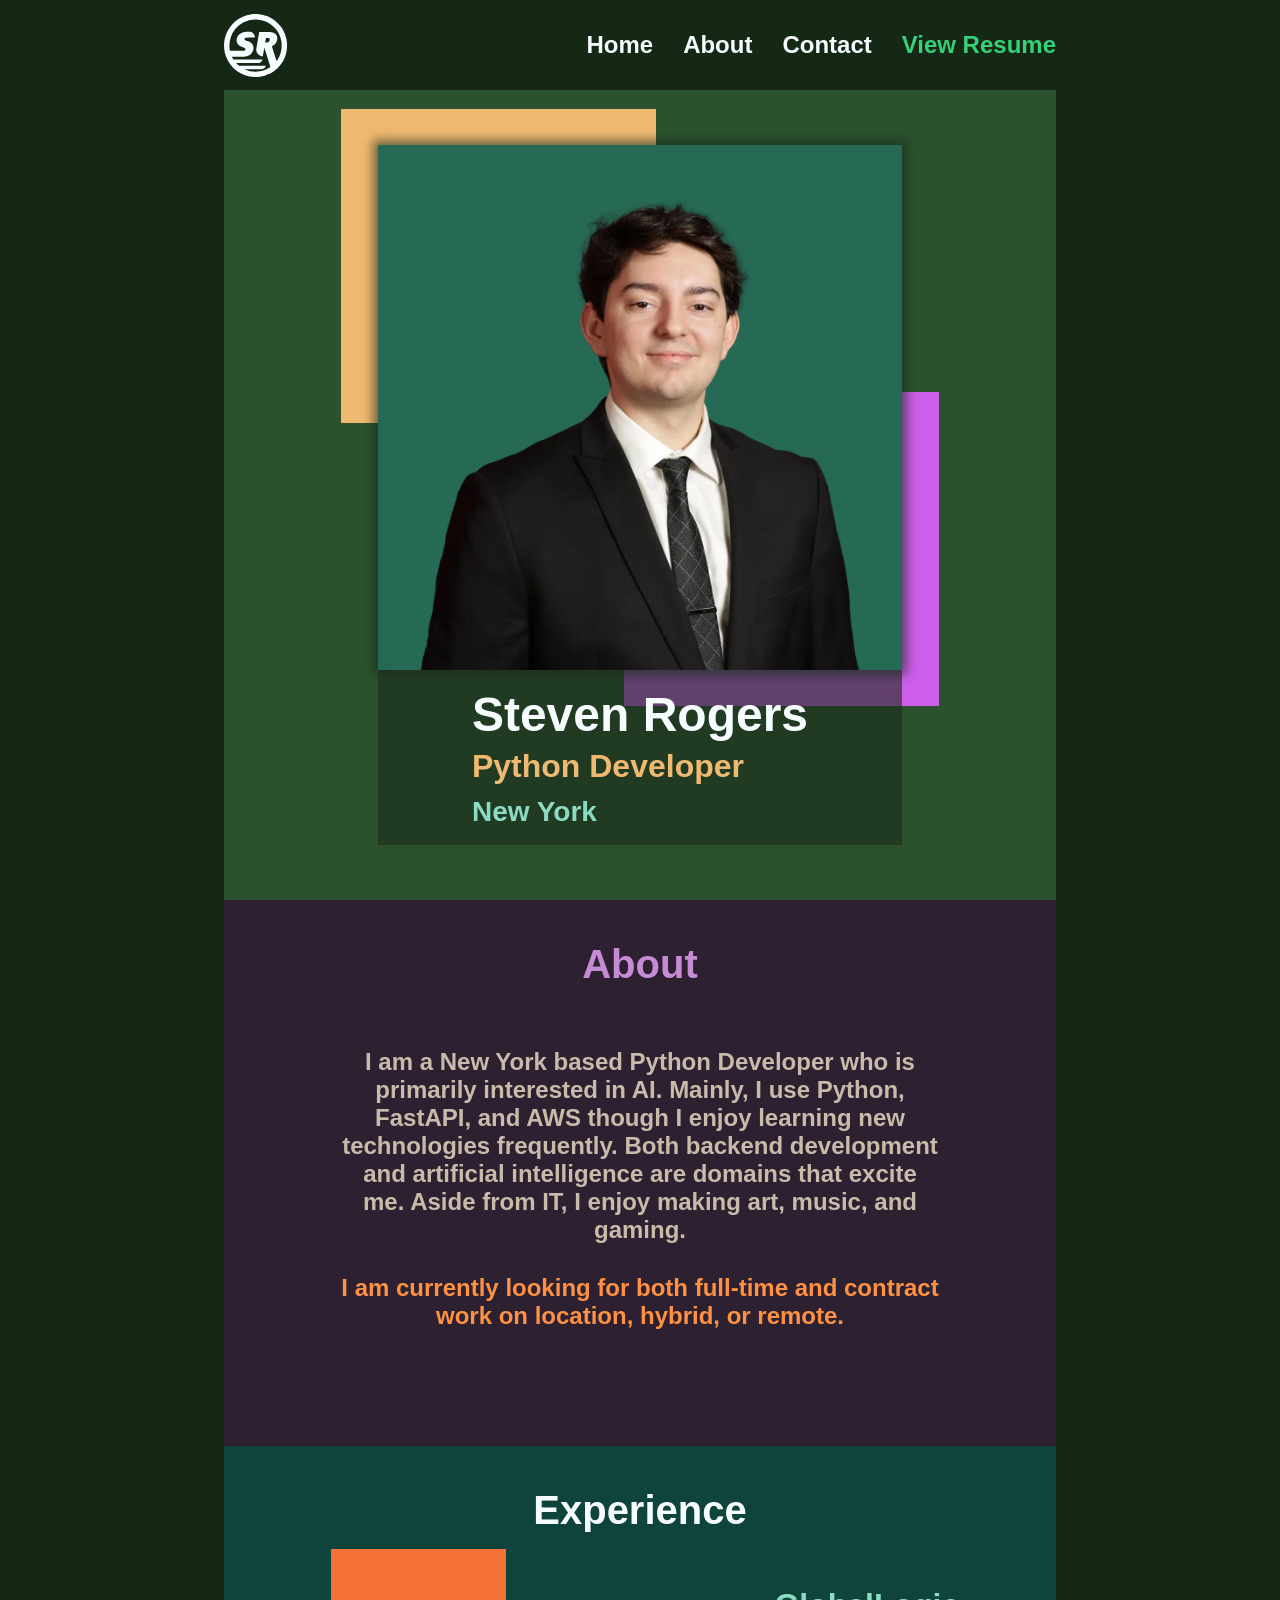
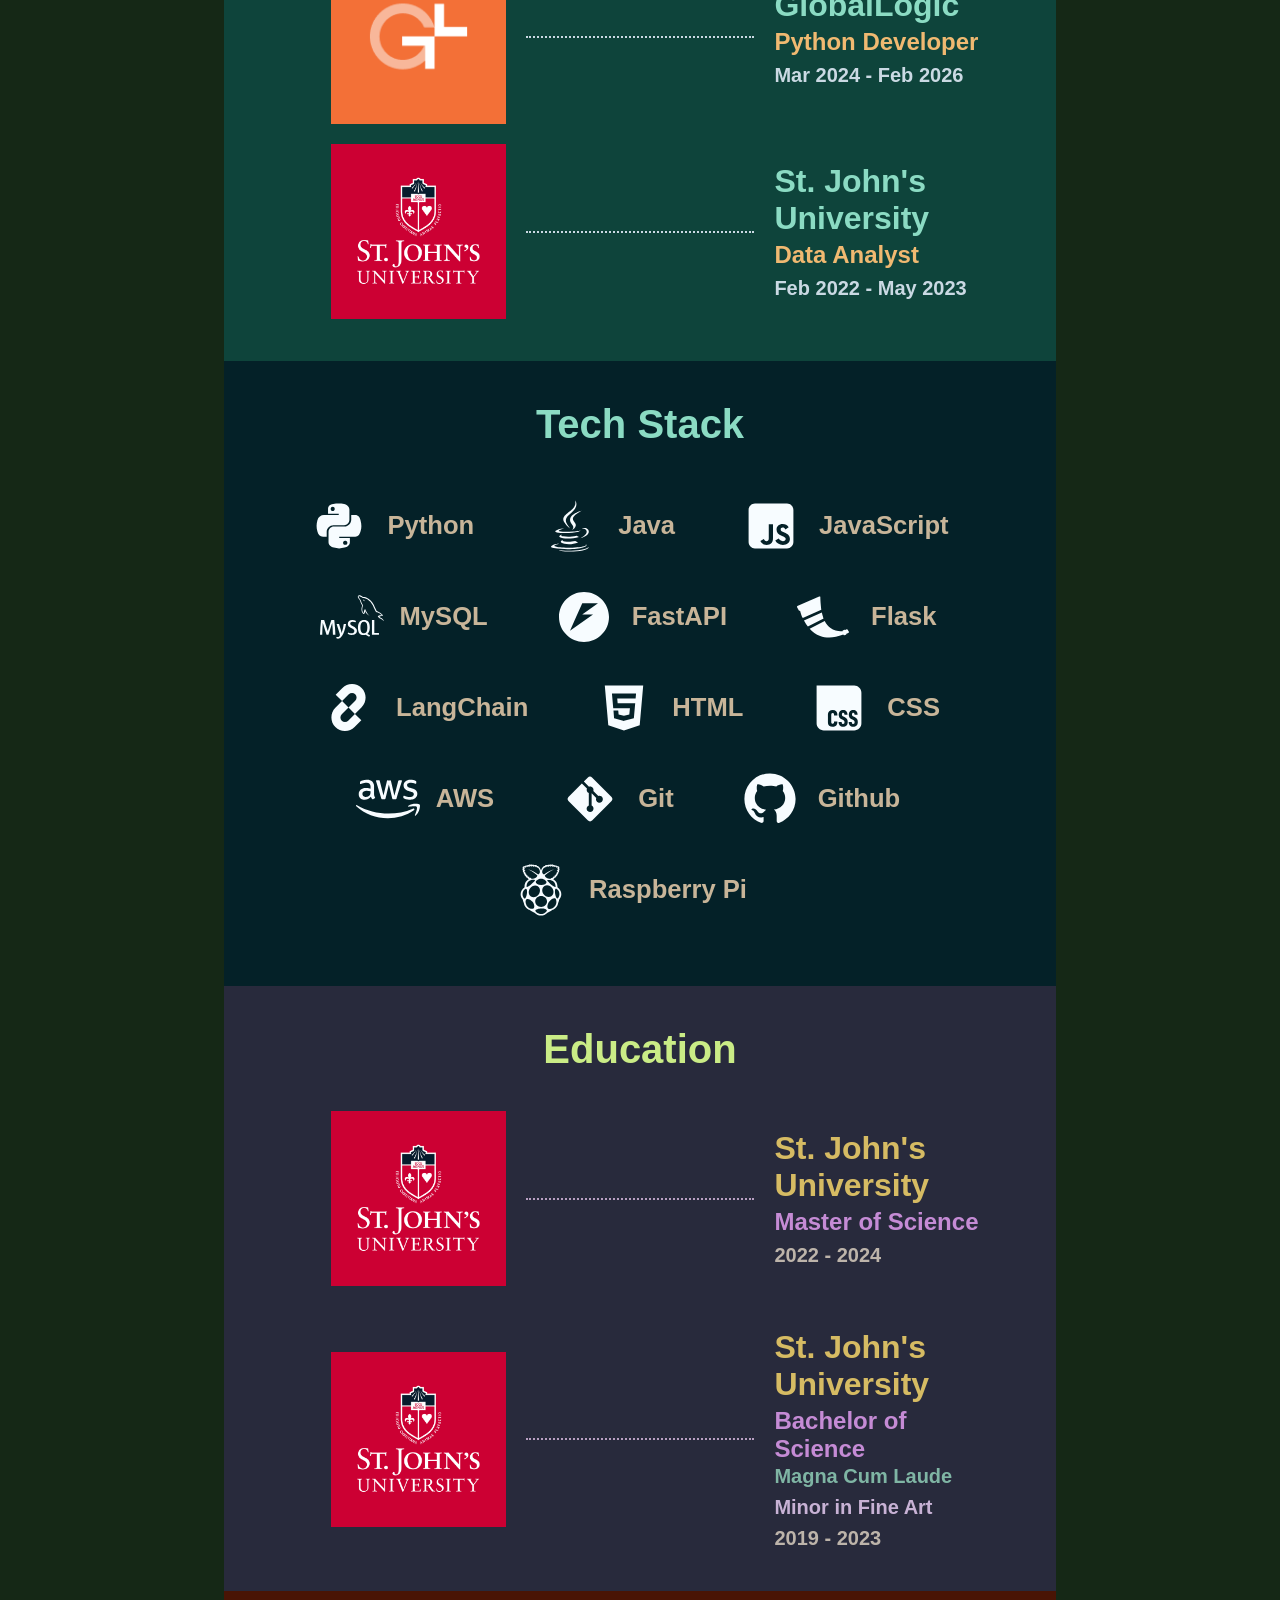
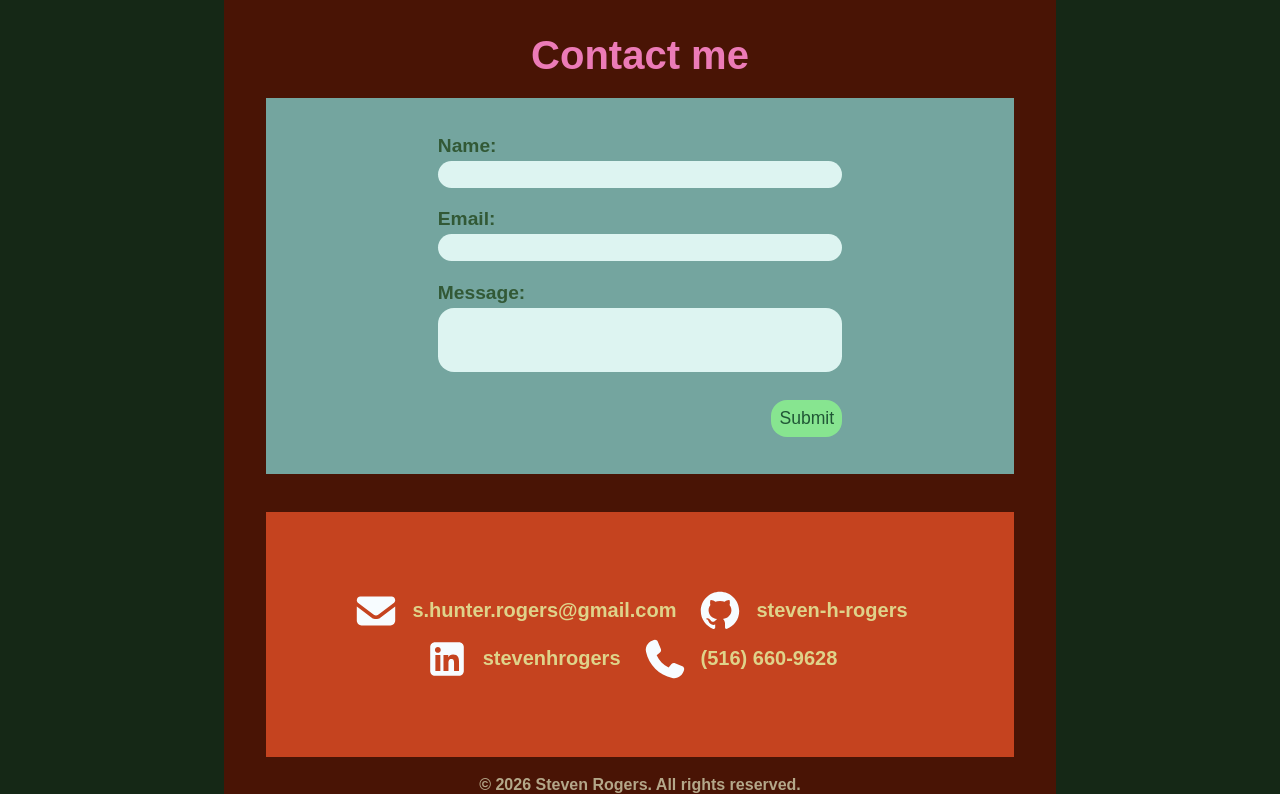
<file: index.html>
<!doctype html>
<html lang="en">
  <head>
    <!-- ?consider preloading images that are in the initial viewport -->
    <meta charset="UTF-8" />
    <!-- <meta name="viewport" content="width=device-width, initial-scale=1.0" /> -->
    <meta
      name="viewport"
      content="width=device-width, initial-scale=1, minimum-scale=1"
    />

    <title>Steven Rogers Portfolio</title>
    <link rel="stylesheet" href="style.css" />
    <link
      rel="shortcut icon"
      href="imgs/personal_imgs/Slogo_white.svg"
      type="image/x-icon"
    />
    <script src="script.js" defer></script>
  </head>
  <body>
    <nav>
      <img
        loading="eager"
        class="sr-logo"
        src="imgs/personal_imgs/Slogo_white.svg"
        alt="SR Logo"
      />
      <button class="bars-button">
        <img
          loading="eager"
          class="bars"
          id="bars-img"
          src="imgs/ui_symbols/bars-solid-full.svg"
          alt="Menu Bars"
        />
      </button>

      <div class="vertical-nav">
        <div class="nav-format-container">
          <ul class="list" id="mobile-nav-list">
            <li class="nav-item">
              <a class="nav-link" id="home-link" href="#">Home</a>
            </li>
            <li class="nav-item">
              <a class="nav-link" id="about-link" href="#about">About</a>
            </li>
            <!-- bring back once the section is complete -->
            <!-- <li class="nav-item">
              <a class="nav-link" id="projects-link" href="#">Projects</a>
            </li> -->
            <li class="nav-item">
              <a class="nav-link" id="contact-link" href="#contact">Contact</a>
            </li>
            <li class="nav-item">
              <a
                class="nav-link"
                id="download-resume-link"
                href="resume/StevenRogers_Resume_10-05-2026.pdf"
                target="_blank"
                rel="noopener noreferrer"
                >View Resume</a
              >
            </li>
          </ul>
        </div>
      </div>
    </nav>
    <div id="page-format-container">
      <!-- *INTRODUCTION SECTION -->
      <header class="hero">
        <section class="introduction">
          <div class="portrait-and-nameplate-container">
            <div id="portrait-container">
              <img
                loading="eager"
                class="portrait-img"
                src="imgs/personal_imgs/Headshot_AI_reduced_size.webp"
                alt="Headshot of Myself"
              />
            </div>
            <div class="personal-info">
              <div class="nameplate">
                <h2 id="name-text">Steven Rogers</h2>
                <p id="title-text">Python Developer</p>
                <p id="location-text">New York</p>
              </div>
            </div>
          </div>
        </section>
      </header>

      <!-- *ABOUT SECTION -->
      <section class="about half-section" id="about">
        <h2 class="section-title" id="about-title">About</h2>
        <div class="about-text">
          <p id="about-paragraph">
            I am a New York based Python Developer who is primarily interested
            in AI. Mainly, I use Python, FastAPI, and AWS though I enjoy
            learning new technologies frequently. Both backend development and
            artificial intelligence are domains that excite me. Aside from IT, I
            enjoy making art, music, and gaming.
          </p>
          <p id="work-statement">
            I am currently looking for both full-time and contract work on
            location, hybrid, or remote.
          </p>
        </div>
      </section>

      <!-- *EXPERIENCE SECTION -->
      <section class="experience half-section" id="experience">
        <h2 class="section-title" id="experience-title">Experience</h2>

        <div class="work-experience-grid">
          <!-- !consider changing this to be a 2 column grid where the first
           !column is a flex container with img and dash and the second has job info -->
          <img
            loading="lazy"
            class="experience-img align-right"
            id="gl-logo"
            src="imgs/work_logos/globallogicsquare.png"
            alt="GlobalLogic Logo"
          />
          <div class="dash" id="gl-dash"></div>
          <div class="job-details" id="gl-details">
            <h3 class="job-header">GlobalLogic</h3>
            <p class="job-title">Python Developer</p>
            <p class="date">Mar 2024 - Feb 2026</p>
          </div>

          <img
            loading="lazy"
            class="experience-img align-right"
            id="sju-logo"
            src="imgs/work_logos/stjohnsprofileHD.webp"
            alt="St. John's University Logo"
          />
          <div class="dash" id="sju-dash"></div>
          <div class="job-details" id="sju-details">
            <h3 class="job-header">St. John's University</h3>
            <p class="job-title">Data Analyst</p>
            <p class="date">Feb 2022 - May 2023</p>
          </div>
        </div>
      </section>

      <!-- *TECH STACK SECTION -->
      <section class="tech-stack half-section" id="tech-stack">
        <h2 class="section-title" id="tech-stack-title">Tech Stack</h2>
        <ul class="list tech-list">
          <li class="technology">
            <img
              loading="lazy"
              class="tech-imgs"
              id="python-logo"
              src="imgs/tech_logos/python-brands-solid-full.svg"
              alt="Python logo"
            />
            <span class="tech-stack-text"> Python </span>
          </li>
          <li class="technology">
            <img
              loading="lazy"
              class="tech-imgs"
              id="java-logo"
              src="imgs/tech_logos/java-brands-solid-full.svg"
              alt="Java Logo"
            />
            <span class="tech-stack-text"> Java </span>
          </li>
          <li class="technology">
            <img
              loading="lazy"
              class="tech-imgs"
              id="javascript-logo"
              src="imgs/tech_logos/square-js-brands-solid-full.svg"
              alt="JavaScript Logo"
            />
            <span class="tech-stack-text"> JavaScript </span>
          </li>
          <li class="technology">
            <img
              loading="lazy"
              class="tech-imgs"
              id="mysql-logo"
              src="imgs/tech_logos/mysql.svg"
              alt="MySQL Logo"
            />
            <span class="tech-stack-text"> MySQL </span>
          </li>
          <li class="technology">
            <img
              loading="lazy"
              class="tech-imgs simple-icons"
              id="fastapi-logo"
              src="imgs/tech_logos/fastapi.svg"
              alt="FastAPI Logo"
            />
            <span class="tech-stack-text"> FastAPI </span>
          </li>
          <li class="technology">
            <img
              loading="lazy"
              class="tech-imgs simple-icons"
              id="flask-logo"
              src="imgs/tech_logos/flask.svg"
              alt="Flask Logo"
            />
            <span class="tech-stack-text"> Flask </span>
          </li>
          <li class="technology">
            <img
              loading="lazy"
              class="tech-imgs simple-icons"
              id="langchain-logo"
              src="imgs/tech_logos/langchain.svg"
              alt="LangChain Logo"
            />
            <span class="tech-stack-text"> LangChain </span>
          </li>
          <li class="technology">
            <img
              loading="lazy"
              class="tech-imgs"
              id="html-logo"
              src="imgs/tech_logos/html5-brands-solid-full.svg"
              alt="HTML5 Logo"
            />
            <span class="tech-stack-text"> HTML </span>
          </li>
          <li class="technology">
            <img
              loading="lazy"
              class="tech-imgs"
              id="css-logo"
              src="imgs/tech_logos/css-brands-solid-full.svg"
              alt="CSS Logo"
            />
            <span class="tech-stack-text"> CSS </span>
          </li>
          <li class="technology">
            <img
              loading="lazy"
              class="tech-imgs"
              id="aws-logo"
              src="imgs/tech_logos/aws-brands-solid-full.svg"
              alt="AWS Logo"
            />
            <span class="tech-stack-text"> AWS </span>
          </li>
          <li class="technology">
            <img
              loading="lazy"
              class="tech-imgs"
              id="git-logo"
              src="imgs/tech_logos/git-alt-brands-solid-full.svg"
              alt="Git Logo"
            />
            <span class="tech-stack-text"> Git </span>
          </li>
          <li class="technology">
            <img
              loading="lazy"
              class="tech-imgs"
              id="github-logo"
              src="imgs/tech_logos/github-brands-solid-full.svg"
              alt="Github Logo"
            />
            <span class="tech-stack-text"> Github </span>
          </li>
          <li class="technology">
            <img
              loading="lazy"
              class="tech-imgs"
              id="raspberry-pi-logo"
              src="imgs/tech_logos/raspberry-pi-brands-solid-full.svg"
              alt="Raspberry Pi Logo"
            />
            <span class="tech-stack-text"> Raspberry Pi </span>
          </li>
        </ul>
      </section>

      <!-- *EDUCATION SECTION -->
      <section class="education half-section" id="education">
        <h2 class="section-title" id="education-title">Education</h2>
        <!-- ! Consider making this a 3x2 grid that is centered horizontally on the page using margin auto -->
        <div class="education-grid">
          <img
            loading="lazy"
            class="education-img align-right"
            id="masters-img"
            src="imgs/education_logos/stjohnsprofileHD.webp"
            alt="St. John's University Logo"
          />
          <div class="education-dash dash" id="masters-dash"></div>
          <div class="education-text" id="masters-text">
            <h3 class="education-header sju-header">St. John's University</h3>
            <p class="education-degree degree-title">Master of Science</p>
            <p class="education-date date">2022 - 2024</p>
          </div>

          <img
            loading="lazy"
            class="education-img align-right"
            id="bachelors-img"
            src="imgs/education_logos/stjohnsprofileHD.webp"
            alt="St. John's University Logo"
          />
          <div class="education-dash dash" id="bachelors-dash"></div>
          <div class="education-text" id="bachelors-text">
            <h3 class="education-header sju-header">St. John's University</h3>
            <p class="education-degree degree-title">Bachelor of Science</p>
            <p id="magna">Magna Cum Laude</p>
            <p id="minor">Minor in Fine Art</p>
            <p class="education-date date">2019 - 2023</p>
          </div>
        </div>
      </section>

      <!-- *CONTACT SECTION -->
      <footer class="half-section">
        <!-- add a form here that's linked to lambda -->
        <section class="contact half-section" id="contact">
          <h2 class="section-title" id="contact-title">Contact me</h2>

          <div class="contact-form-container">
            <!-- contact form -->
            <form id="contact-form">
              <div class="name-group form-group">
                <label for="name-input">Name:</label>
                <input
                  type="text"
                  id="name-input"
                  name="name"
                  autocomplete="name"
                  required
                />
              </div>

              <div class="email-group form-group">
                <label for="email-input">Email:</label>
                <input
                  type="email"
                  id="email-input"
                  name="email"
                  autocomplete="email"
                  required
                />
              </div>

              <div class="message-group form-group">
                <label for="message-input">Message:</label>
                <textarea name="message" id="message-input" required></textarea>
                <!-- <input type="text" id="message-input" name="message" required /> -->
              </div>

              <button class="form-submit-button" type="submit">Submit</button>
            </form>
          </div>

          <div class="contact-info-container">
            <div class="contact-group" id="email-group">
              <img
                src="imgs/contact_logos/envelope-solid-full.svg"
                alt="Email logo"
                class="contact-img"
                id="email-img"
              />
              <a
                href="mailto:s.hunter.rogers@gmail.com"
                class="contact-link"
                id="email-link"
                >s.hunter.rogers@gmail.com</a
              >
            </div>
            <div class="contact-group" id="github-group">
              <img
                src="imgs/contact_logos/github-brands-solid-full.svg"
                alt="Github Logo"
                class="contact-img"
                id="github-img"
              />
              <a
                href="https://github.com/steven-h-rogers"
                target="_blank"
                class="contact-link"
                id="github-link"
                >steven-h-rogers</a
              >
            </div>
            <div class="contact-group" id="linkedin-group">
              <img
                src="imgs/contact_logos/square-linkedin-brands-solid-full.svg"
                alt="LinkedIn Logo"
                class="contact-img"
                id="linkedin-img"
              />
              <a
                href="https://www.linkedin.com/in/stevenhrogers"
                target="_blank"
                class="contact-link"
                id="linkedin-link"
                >stevenhrogers</a
              >
            </div>
            <div class="contact-group" id="phone-group">
              <img
                src="imgs/contact_logos/phone-solid-full.svg"
                alt="Phone Logo"
                class="contact-img"
                id="phone-img"
              />
              <a href="tel:+15166609628" class="contact-link" id="phone-link"
                >(516) 660-9628</a
              >
            </div>
          </div>
        </section>
      </footer>
    </div>
  </body>
</html>
</file>
<file: style.css>
/* start new styling */
* {
  margin: 0;
  padding: 0;
  box-sizing: border-box;
  font-family: Helvetica;
}
body {
  background-color: #152816;
  font-weight: bold;
  min-width: none;
}

section {
  /* display: flex; */
  padding: 5% 5%;
  min-height: 90dvh;
  z-index: 0;
  /* margin-bottom: 10%; */
}

section.half-section {
  min-height: 45dvh;
}

section.quarter-section {
  min-height: 22.5dvh;
}

/* footer {
  height: 25vh;
} */

img {
  pointer-events: none;
  user-select: none;
}

.copyright {
  margin-top: 2.5%;
  font-size: 1rem;
  justify-self: end;
  bottom: 0;
  margin-left: auto;
  margin-right: auto;
  text-align: center;
  color: #b4a789;
}

.vertical-nav {
  display: none;
  /* display: flex; uncomment for debugging*/
  flex-direction: column;
  align-items: center;
  justify-content: center;
  text-align: center;
  font-size: clamp(1.5rem, 3vw, 2.5rem);
  padding: 10%;
  /* padding-top: 20dvh; */
  /* padding-bottom: 40dvh; */
  position: fixed;
  right: 0;
  top: 0;
  margin-top: 10dvh;
  width: clamp(100px, 70dvw, 70dvw);
  height: 90vh;
  background-color: #061807;
  z-index: 10000;
}

.nav-format-container {
  display: flex;
  flex-direction: column;
  justify-content: center;
  height: 65%;
  width: 100%;
}

#mobile-nav-list {
  display: flex;
  flex-direction: column;
  justify-content: space-around;

  min-width: 100%;
  height: 100%;
  padding: 0;
}

#mobile-nav-list .nav-item a {
  min-width: 100%;
  width: 100px;
  min-height: 55px;
  display: block;
  border-bottom: solid 2px #0e443b;
}

.list {
  list-style: none;
  padding: 1% 0;
}

.section-title {
  font-size: clamp(2rem, 5vw, 2.5rem);
  font-weight: 900;
  margin-bottom: 1.5rem;
}

.hero {
  height: 90dvh;

  display: flex;
  flex-direction: column;
}

#page-format-container {
  margin-left: auto;
  margin-right: auto;
  margin-top: 10dvh;
  display: grid;
  min-width: 300px;
  grid-template-columns: minmax(300px, 1fr);
  grid-auto-rows: minmax(100px, auto);

  /* ! should leave this commented out to promote mobile-first development
  but can uncomment to show desktop format */
  /* width: 85vw; */
}

nav {
  position: fixed;
  top: 0;
  left: 0;
  right: 0;
  margin: auto;
  display: flex;
  justify-content: center;
  align-items: center;
  flex-shrink: 0;
  flex-grow: 1;

  /* !should leave this commented out to promote mobile-first development
  but can uncomment to show desktop format */
  /* width: 85vw; */
  height: 10dvh;

  /* font-size: clamp(0.7rem, 2vw, 1.5rem); */

  /* padding: 2%; */
  background-color: #152816;
  z-index: 1000;
}

.sr-logo {
  display: flex;
  flex-shrink: 1;
  /* justify-self: center; */
  /* flex-grow: 1; */
  /* aspect-ratio: 1/1; */
  pointer-events: all;
  max-height: 7dvh;
}

.bars-button img {
  pointer-events: auto;
}

#bars-img {
  height: 70%;
  width: 70%;
}

.bars-button {
  position: absolute;
  /* margin-left: auto; */
  right: 5svw;
  justify-content: center;
  align-items: center;
  display: flex;
  flex-shrink: 1;
  flex-grow: 0;
  width: 66px;
  height: 66px;
  background: none;
  border: none;
  z-index: 20000;
  pointer-events: auto;

  cursor: pointer;

  touch-action: none;
  -webkit-tap-highlight-color: transparent;
}

/* .bars-button:hover .bars {
  background-color: purple;
  cursor: pointer;
} */

#nav-list {
  display: flex;
  flex-grow: 1;
  flex-shrink: 1;
  justify-content: center;
  align-items: center;
  /* width: 85vw; */

  gap: 4%;
}

.nav-item {
  /* flex-shrink: 0; */
}

.nav-item a {
  text-decoration: none;
}
.nav-item a:link,
.nav-item a:visited {
  color: #f7fcff;
}

.nav-item a:hover {
  color: #f0b971;
}

.nav-item a:active {
  color: #ce5fec;
}

#download-resume-link {
  color: #36d079;
}

#download-resume-link:hover {
  color: #54f097;
}

#download-resume-link:active {
  color: #ce5fec;
}

.introduction {
  display: flex;
  flex-shrink: 1;
  flex-direction: column;
  margin: auto 0;
  justify-content: center;
  align-items: center;

  padding: 2%;
  position: relative;
  min-height: 0;
  height: 100%;
  background-color: #2b522d;
  /* overflow: hidden; */
  z-index: 0;
}

.portrait-and-nameplate-container {
  display: flex;
  flex-direction: column;
  max-width: 90%;
  max-height: 90%;
}

#portrait-container {
  position: relative;
  display: flex;
  flex-direction: column;
  justify-content: flex-end;
  align-items: center;
  max-height: 75%;
  /* width: 100%; */
  /* min-width: none; */
  /* max-width: 50%; */
  aspect-ratio: 1/1;
  background-color: #266a56;
  box-shadow: 0px 0px 10px 5px #1b2c1c99;
  /* margin-bottom: 10%; */
  /* width: min(50vw, 60vh); */
  /* z-index: 2; */
}

#portrait-container::before {
  content: "";
  position: absolute;
  top: -7%;
  left: -7%;
  background-color: #f0b971;
  height: auto;
  width: 60%;
  aspect-ratio: 1/1;
  z-index: -1;
}

#portrait-container::after {
  content: "";
  position: absolute;
  bottom: -7%;
  right: -7%;
  background-color: #ce5fec;
  height: auto;
  width: 60%;
  aspect-ratio: 1/1;
  z-index: -1;
}

.portrait-img {
  position: relative;
  max-height: 90%;
  max-width: 90%;
  /* z-index: 999; */
}

.personal-info {
  position: relative;
  display: flex;
  flex-grow: 1;
  flex-shrink: 1;
  justify-content: center;
  align-items: center;
  /* min-width: none; */
  max-width: 100%;
  max-height: 25%;
  background-color: #1b2c1c99;
  padding: 3% 5%;
  /* z-index: 1; */
}

.nameplate {
  /* min-height: 100%;
  min-width: 100%; */
}

#name-text {
  font-size: clamp(1.75rem, 8vw, 3rem);
  /* text-wrap: nowrap; */
  color: #f7fcff;
  left: 0;
  /* might not work in every browser */
}

#title-text {
  /* display: inline; */
  font-size: clamp(1.25rem, 5vw, 2rem);
  /* text-wrap: nowrap; */
  margin-top: 2%;
  color: #f0b971;
}

#location-text {
  /* text-wrap: nowrap; */
  font-size: clamp(1rem, 4.75vw, 1.75rem);
  margin-top: 3%;
  color: #8bdbc3;
}

/* About Styling */
.about {
  display: flex;
  flex-direction: column;
  /* gap: 2%; */
  align-items: center;
  background-color: #2d2030;
}

#about {
  scroll-margin-top: 10dvh;
}

#about-title {
  color: #c58bd5;
}

.about-text {
  display: flex;
  flex-direction: column;
  justify-content: space-around;
  padding: 5% 10% 10% 10%;
  text-align: center;
  color: #c9bbaa;
  /* background-color: #042128; */
  font-size: clamp(1.25rem, 2.5vw, 1.5rem);
  max-height: 100%;
}

#about-paragraph {
  margin-bottom: 5%;
}

#work-statement {
  color: #fe9143;
}

/* Experience styling */

.experience {
  display: flex;
  flex-direction: column;
  gap: 1rem;
  justify-content: space-between;
  background-color: #0e443b;
  color: #8bdbc3;
}

#experience-title {
  /* justify-self: center;   */
  margin: 0 auto;
  /* margin-left: 15%; */
  color: #f7fcff;
  /* grid-row: 1;
  grid-column: 1 / -1; */
}

.work-experience-grid {
  display: grid;
  grid-template-columns: 1fr minmax(0, 1fr) 1fr;
  grid-template-rows: minmax(0, 1fr) minmax(0, 1fr);
  margin: 0 auto;
  max-width: 97%;
  max-height: 100%;
  align-items: center;
  gap: 1.25rem;
}

.align-right {
  justify-self: right;
}

.experience-img {
  /* max-width: 5rem;
  min-width: none; */
  height: auto;
  width: clamp(100px, 20vw, 175px);
  aspect-ratio: 1/1;
}

#gl-logo.experience-img {
  grid-column: 1;
  grid-row: 1;
}

#sju-logo.experience-img {
  grid-column: 1;
  grid-row: 2;
}

.job-details {
  /* width:; */
}

#gl-details.job-details {
  grid-column: 3;
  grid-row: 1;
}

#sju-details.job-details {
  grid-column: 3;
  grid-row: 2;
}

.dash {
  /* font-size: 0; */
  /* line-height: 0; */
  background-color: none;
  max-height: 0.1rem;
  border-bottom: 0.15em dotted #cad9e3;
  max-width: 100%;
  min-width: none;
}

#gl-dash.dash {
  grid-column: 2;
  grid-row: 1;
}

#sju-dash.dash {
  grid-column: 2;
  grid-row: 2;
}

.job-header {
  /* text-wrap: nowrap; */
  font-size: clamp(1.5rem, 3vw, 2rem);
}

.job-title {
  /* text-wrap: nowrap; */
  font-size: clamp(1.25rem, 2.5vw, 1.5rem);
  color: #f0b971;
  margin-top: 0.25rem;
}

.job-details .date {
  font-size: clamp(1rem, 1.75vw, 1.25rem);
  /* text-wrap: nowrap; */
  margin-top: 0.5rem;
  color: #cad9e3;
}

/* Technologies Styling */
/* need a better standardized naming convention */

.tech-stack {
  background-color: #042128;
  display: flex;
  flex-direction: column;
  flex-grow: 1;
  min-height: 100%;
  align-items: center;
  /* justify-content: space-around; */
}

#tech-stack-title {
  color: #8bdbc3;
}

.tech-imgs {
  height: auto;
  aspect-ratio: 1/1;
  /* min-width: 40px;
  width: 100px;
  max-width: 150px; */
  width: clamp(40px, 5vw, 110px);
  margin-right: 1rem;
  /* object-fit: contain; */
}

.tech-stack-text {
  /* display: inline-block; */
}

.black-logo {
  /* changes the color of the svgs that are black */
  filter: invert(91%) sepia(26%) saturate(484%) hue-rotate(185deg)
    brightness(106%) contrast(103%);
}

.simple-icons.tech-imgs {
  padding: 4%;
}

/* !fix size bugs here */

.tech-list {
  display: flex;
  flex-direction: row;
  justify-content: center;
  align-items: center;
  flex-wrap: wrap;
  /* flex-grow: 1; */
  padding: 3%;
  /* flex-shrink: 0; */

  /* margin-top: 7%;
  margin-bottom: 7%; */
  gap: clamp(2.5rem, 3dvw, 5dvw);
  row-gap: clamp(1rem, 3dvh, 5dvh);
  /* min-height: 100%; */
  font-size: clamp(1.5rem, 2dvw, 2rem);
  color: #c8b599;
}

.technology {
  display: flex;
  flex-direction: row;
  /* flex-grow: 1; */
  /* flex-shrink: 0; */
  /* flex-grow: 1; */
  /* justify-content: space-around; */
  align-items: center;
  /* gap: 1rem; */
  margin-right: 1.5rem;
  font-weight: bold;
  /* width: fit-content; */
  /* white-space: nowrap; */
}

/* Education Styling */
.education {
  display: flex;
  flex-direction: column;
  gap: 1rem;
  justify-content: space-between;
  color: #efe1ce;
  background-color: #282a3c;
}

#education-title {
  margin: 0 auto;
  color: #caec86;
}

.education-grid {
  display: grid;
  grid-template-columns: 1fr minmax(0, 1fr) 1fr;
  grid-template-rows: minmax(0, 1fr) minmax(0, 1fr);
  margin: 0 auto;
  max-width: 97%;
  max-height: 100%;
  align-items: center;
  gap: 1.25rem;
}

.education-img {
  /* max-width: 5rem;
  min-width: none; */
  display: inline-block;
  /* height: auto; */
  width: clamp(100px, 20vw, 175px);
  aspect-ratio: 1/1;
}

.education-text {
  color: #d6bb63;
}

.education-dash {
  flex-shrink: 1;
  border-color: #b89fc2;
}

.education-header {
  font-size: clamp(1.5rem, 3vw, 2rem);
}

.education-degree {
  font-size: clamp(1.25rem, 2.5vw, 1.5rem);
  margin-top: 0.25rem;
  color: #c58bd5;
}

.education-date {
  font-size: clamp(1rem, 1.75vw, 1.25rem);
  margin-top: 0.5rem;
  color: #bdb4aa;
}

#magna {
  font-size: clamp(1rem, 1.75vw, 1.25rem);
  color: #7fb5a4;
  margin-top: 0.1rem;
}

#minor {
  font-size: clamp(1rem, 1.75vw, 1.25rem);
  margin-top: 0.5rem;
  color: #c8b2d5;
}

#masters-img.education-img {
  grid-column: 1;
  grid-row: 1;
}

#masters-dash {
  /* display: none; */
  grid-column: 2;
  grid-row: 1;
}

#masters-text {
  grid-column: 3;
  grid-row: 1;
}

#bachelors-img.education-img {
  grid-column: 1;
  grid-row: 2;
}

#bachelors-dash {
  /* display: none; */
  grid-column: 2;
  grid-row: 2;
}

#bachelors-text {
  grid-column: 3;
  grid-row: 2;
}

/* Contact Styling */

.contact {
  display: flex;
  flex-direction: column;
  justify-content: space-around;
  padding-bottom: 0;
  background-color: #491405;
}

#contact {
  scroll-margin-top: 10dvh;
}

#contact-title {
  color: #ec7bb7;
  margin-left: auto;
  margin-right: auto;
  margin-bottom: 1.25rem;
}

.contact-form-container {
  display: flex;
  flex-direction: column;
  align-items: center;
  justify-content: space-around;
  flex-wrap: wrap;

  flex-grow: 1;
  /* gap: 5%; */
  padding: 5%;
  background-color: #74a59f;
  margin-bottom: 5%;
}

#contact-form {
  display: flex;
  flex-direction: column;
  color: #325936;
  width: 60%;
}

.form-group {
  display: flex;
  flex-direction: column;
  margin-bottom: 5%;
}
.form-group label {
  font-size: clamp(1rem, 3vw, 1.2rem);
  margin-bottom: 0.25rem;
}

.form-group input,
.form-group textarea {
  font-size: clamp(1rem, 3vw, 1.25rem);
  height: clamp(1.5rem, 3vh, 2rem);
  border-radius: 1rem;
  border: none;
  padding: 0.5rem;
  background-color: #ddf4f1;
  color: #0e443b;
}

.form-group textarea {
  /* min-height: 2rem; */
}

#message-input {
  resize: none;
  /* overflow: hidden; */
  /* word-wrap: break-word; */
  overflow-y: hidden;
  width: 100%;
  min-height: 3.5rem;
}

.form-submit-button {
  background-color: #87e590;
  color: #205736;
  font-size: clamp(1rem, 2vw, 1.1rem);
  border: none;
  border-radius: 1rem;
  padding: 0.5rem;
  margin-top: 0.5rem;
  margin-left: auto;
}

.form-submit-button:hover {
  background-color: #92f29c;
}

.form-submit-button:active {
  background-color: #61ef6f;
}

.contact-info-container {
  display: flex;
  justify-content: center;
  flex-wrap: wrap;
  min-height: 100%;
  padding: 10%;
  background-color: #c5431f;
}

.contact-group {
  display: flex;
  align-items: center;
  gap: 0.75rem;
  flex-shrink: 1;
  margin-right: 1.25rem;
}

.contact-img {
  height: auto;
  width: clamp(1.5rem, 5vw, 3rem);
}

.contact-link {
  font-size: clamp(1rem, 3vw, 1.25rem);
  color: #dfd38a;
  text-decoration: none;
}

@media (width >= 700px) {
  nav {
    display: flex;
    justify-content: space-between;
    gap: 20px;
    width: 65dvw;
  }

  .vertical-nav {
    display: flex;
    flex-direction: row;
    justify-content: right;
    align-items: center;
    height: 10dvh;
    padding: 0;
    font-size: clamp(1rem, 3dvw, 1.5rem);
    width: 100%;
    margin-top: 0;
    position: static;
    background-color: transparent;
  }

  .nav-format-container {
    display: flex;
    flex-direction: row;
    align-items: center;
    height: 100%;
  }

  #mobile-nav-list {
    display: flex;
    flex-direction: row;
    align-items: center;
    justify-content: end;
    width: max-content;
    gap: 4%;
  }

  .nav-link {
    height: 100%;
    width: max-content;
  }

  .nav-item {
    /* margin-left: 2%; */
    width: max-content;
  }

  #mobile-nav-list .nav-item a {
    display: inline-block;
    border-bottom: none;
    width: max-content;
    font-size: clamp(1rem, 2.5dvw, 1.5rem);
  }

  #mobile-nav-list .nav-item a {
    min-height: 0;
  }

  .bars {
    display: none;
  }

  .bars-button {
    display: none;
  }

  #page-format-container {
    width: 65dvw;
  }

  #message-input {
    height: 4rem;
  }
}

/* color pallette

background green                        #152816
introduction background green           #2b522d
styling square green                    #266a56
orange                                  #f0b971
white                                   #f7fcff
soft white                              #cad9e3
experience background                   #0e443b
tech stack background                   #042128
 



*/
</file>
